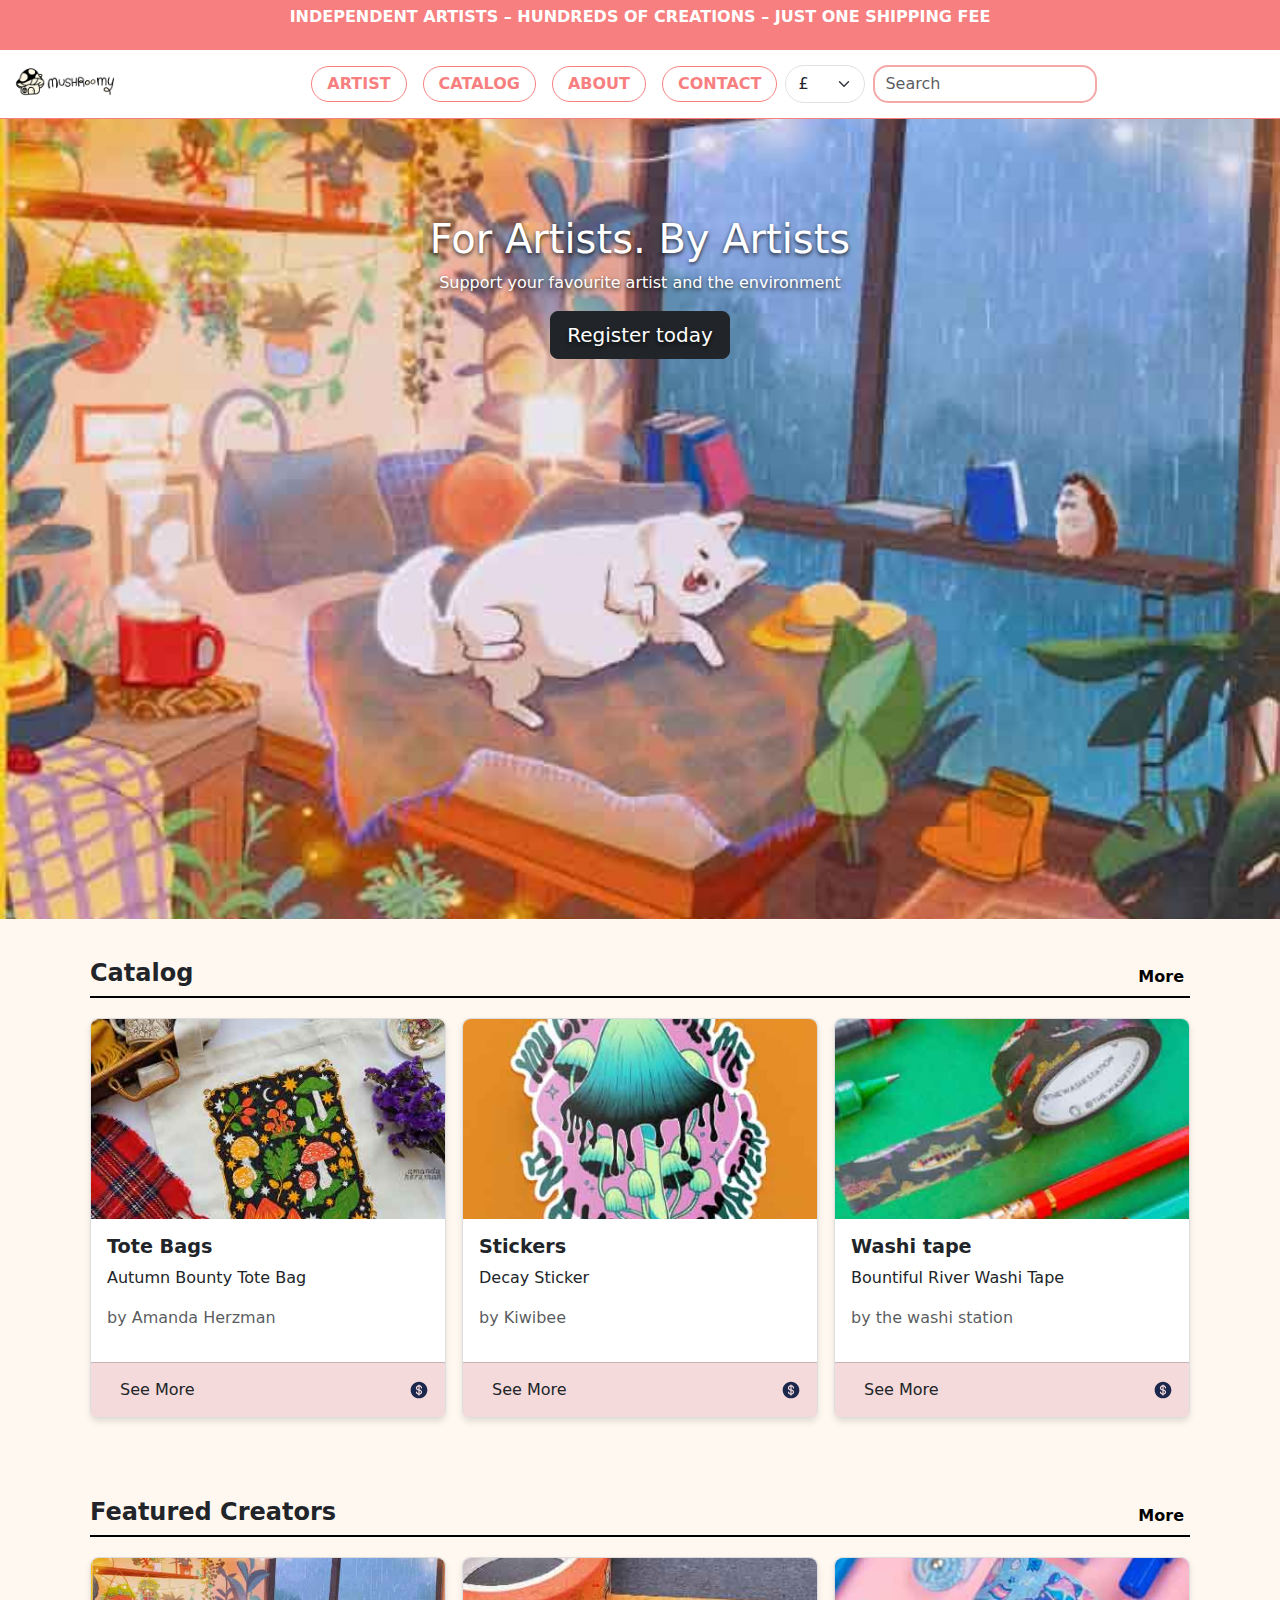
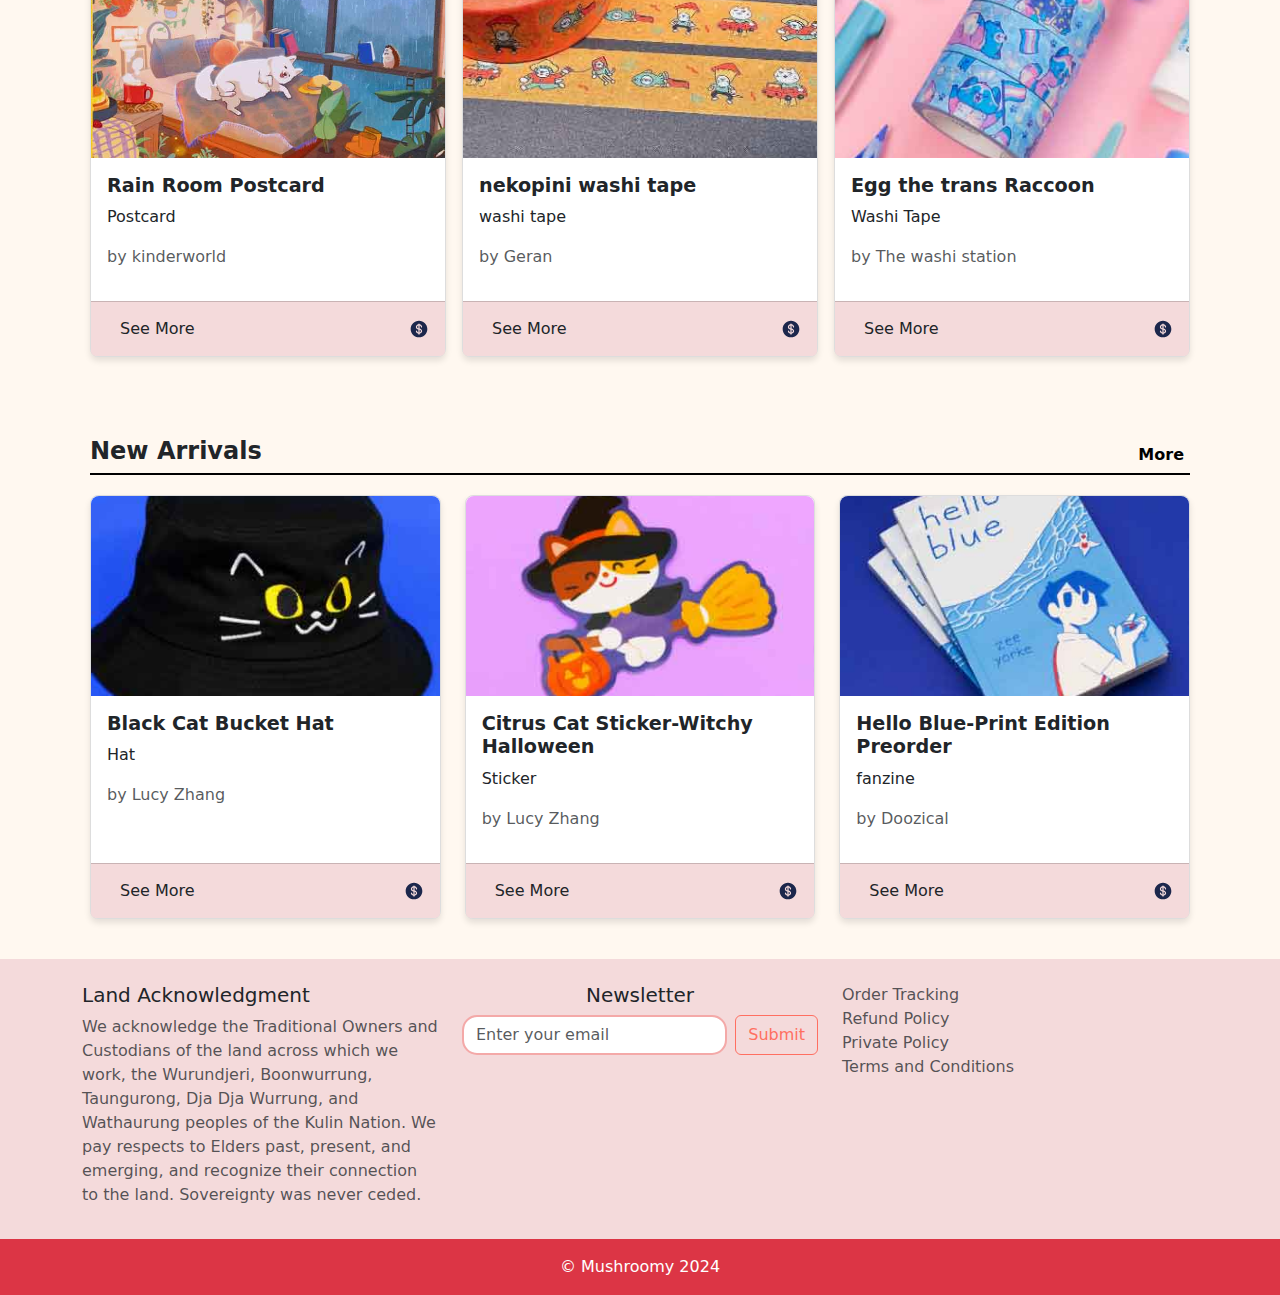
<file: index.html>
<!DOCTYPE html>
<html lang="en">

<head>
    <meta charset="UTF-8">
    <meta name="viewport" content="width=device-width, initial-scale=1.0">
    <title>Document</title>
    <link href="https://cdn.jsdelivr.net/npm/bootstrap@5.3.3/dist/css/bootstrap.min.css" rel="stylesheet" integrity="sha384-QWTKZyjpPEjISv5WaRU9OFeRpok6YctnYmDr5pNlyT2bRjXh0JMhjY6hW+ALEwIH" crossorigin="anonymous">
    <link rel="stylesheet" href="css/main.css">
    <link rel="icon" type="image/x-icon" href="images/favicon.ico">
    <link rel="stylesheet" href="https://cdnjs.cloudflare.com/ajax/libs/animate.css/4.1.1/animate.min.css" />
</head>

<body>
    <header>
        <!-- Banner -->
        <div class="banner">
            <p>INDEPENDENT ARTISTS – HUNDREDS OF CREATIONS – JUST ONE SHIPPING FEE</p>
        </div>

        <!-- Navbar -->
        <nav class="navbar navbar-expand-lg">
            <div class="container-fluid">
                <!-- Logo -->
                <a class="navbar-brand" href="../index.html">
                    <img src="Images/Logo.png" alt="Logo">
                </a>

                <!-- Navbar Toggler for Mobile -->
                <button class="navbar-toggler" type="button" data-bs-toggle="collapse" data-bs-target="#navbarNav" aria-controls="navbarNav" aria-expanded="false" aria-label="Toggle navigation">
                    <span class="navbar-toggler-icon"></span>
                </button>

                <!-- Navbar Content -->
                <div class="collapse navbar-collapse justify-content-center" id="navbarNav">
                    <!-- Left Side: Menu Buttons -->
                    <ul class="navbar-nav">
                        <li class="nav-item p-2">
                            <a href="#" class="btn">ARTIST</a>
                        </li>
                        <li class="nav-item p-2">
                            <a href="pages/catalog.html" class="btn">CATALOG</a>
                        </li>
                        <li class="nav-item p-2">
                            <a href="pages/about.html" class="btn">ABOUT</a>
                        </li>
                        <li class="nav-item p-2">
                            <a href="#" class="btn">CONTACT</a>
                        </li>
                    </ul>

                    <!-- Right Side: Search & Currency -->
                    <div class="d-flex align-items-center">
                        <select class="form-select me-2 rounded-pill" style="width: 80px;">
                            <option value="£">£</option>
                            <option value="$">$</option>
                            <option value="€">€</option>
                        </select>
                        <form class="d-flex align-items-right">
                            <input class="form-control me-2 search-bar" type="search" placeholder="Search" aria-label="Search">
                        </form>
                    </div>
                </div>
            </div>
        </nav>
    </header>

    <main>
        <!-- Hero Section -->
        <section id="hero">
            <div class="container-lg pt-5">
                <div class="row d-flex justify-content-center text-center pt-5">
                    <div class="col-lg-6">
                        <h1 class="animate__animated animate__fadeInLeft">For Artists. By Artists</h1>
                        <p class="animate__animated animate__bounce">Support your favourite artist and the environment</p>
                        <a href="" class="btn btn-dark btn-lg">Register today</a>
                    </div>
                </div>
            </div>
        </section>
        <section>
        <!-- Catalog Section -->
        <div class="container catalog-section">
            <div class="catalog-heading">
                <h2>Catalog</h2>
                <button>More <i class="bi bi-chevron-down"></i></button>
            </div>
            <div class="row g-3">
                <div class="col-md-4">
                    <div class="card">
                        <img src="Images/homepage-product-5.jpg" class="card-img-top" alt="Tote Bags">
                        <div class="card-body">
                            <h5 class="card-title">Tote Bags</h5>
                            <p class="card-text">Autumn Bounty Tote Bag</p>
                            <p class="text-muted">by Amanda Herzman</p>
                        </div>
                        <div class="card-footer d-flex justify-content-between align-items-center">
                            <a href="#" class="btn">See More</a>
                            <img src="Images/dollar-svgrepo-com.svg" alt="Dollar Icon" class="svg-icon">
                        </div>
                    </div>
                </div>
               
                <div class="col-md-4">
                  <div class="card">
                      <img src="Images/homepace-product-2.jpg" class="card-img-top" alt="Stickers">
                      <div class="card-body">
                          <h5 class="card-title">Stickers</h5>
                          <p class="card-text">Decay Sticker</p>
                          <p class="text-muted">by Kiwibee</p>
                      </div>
                      <div class="card-footer d-flex justify-content-between align-items-center">
                          
                          <a href="#" class="btn">See More</a>
                          <img src="Images/dollar-svgrepo-com.svg" alt="Dollar Icon" class="svg-icon">
                      </div>
                  </div>
              </div>
              <div class="col-md-4">
                <div class="card">
                    <img src="Images/homepage-product-1.jpg" class="card-img-top" alt="Stickers">
                    <div class="card-body">
                        <h5 class="card-title">Washi tape</h5>
                        <p class="card-text">Bountiful River Washi Tape</p>
                        <p class="text-muted">by the washi station </p>
                    </div>
                    <div class="card-footer d-flex justify-content-between align-items-center">
                        <a href="#" class="btn">See More</a>
                        <img src="Images/dollar-svgrepo-com.svg" alt="Dollar Icon" class="svg-icon">
                    </div>
                </div>
            </div>

          </section>
           <!-- Featured -->

      <section>
        <div class="container catalog-section">
          <div class="catalog-heading">
              <h2>Featured Creators</h2>
              <button>More <i class="bi bi-chevron-down"></i></button>
          </div>
          <div class="row g-3">
              <div class="col-md-4">
                  <div class="card">
                      <img src="Images/homepage-herobanner.jpg" class="card-img-top" alt="Tote Bags">
                      <div class="card-body">
                          <h5 class="card-title">Rain Room Postcard</h5>
                          <p class="card-text">Postcard</p>
                          <p class="text-muted">by kinderworld</p>
                      </div>
                      <div class="card-footer d-flex justify-content-between align-items-center">
                          <a href="#" class="btn">See More</a>
                          <img src="Images/dollar-svgrepo-com.svg" alt="Dollar Icon" class="svg-icon">
                      </div>
                  </div>
              </div>
              
              <div class="col-md-4">
                <div class="card">
                    <img src="Images/homepace-product-4.jpg" class="card-img-top" alt="Stickers">
                    <div class="card-body">
                        <h5 class="card-title">nekopini washi tape</h5>
                        <p class="card-text">washi tape</p>
                        <p class="text-muted">by Geran</p>
                    </div>
                    <div class="card-footer d-flex justify-content-between align-items-center">
                        <a href="#" class="btn">See More</a>
                        <img src="Images/dollar-svgrepo-com.svg" alt="Dollar Icon" class="svg-icon">
                    </div>
                </div>
            </div>
            <div class="col-md-4">
              <div class="card">
                  <img src="Images/homepace-product-3.jpg" class="card-img-top" alt="Stickers">
                  <div class="card-body">
                      <h5 class="card-title">Egg the trans Raccoon</h5>
                      <p class="card-text">Washi Tape</p>
                      <p class="text-muted">by The washi station</p>
                  </div>
                  <div class="card-footer d-flex justify-content-between align-items-center">
                      <a href="#" class="btn">See More</a>
                      <img src="Images/dollar-svgrepo-com.svg" alt="Dollar Icon" class="svg-icon">
                  </div>
              </div>
          </div>
        </section>
          <!-- new arrivals -->
      <section>
        <div class="container container catalog-section">
            <div class="catalog-heading">
                <h2>New Arrivals</h2>
                <button>More <i class="bi bi-chevron-down"></i></button>
            </div>
            <div class="row g-">
                <div class="col-md-4">
                    <div class="card">
                        <img src="Images/homepage-product-6.jpg" class="card-img-top" alt="Tote Bags">
                        <div class="card-body">
                            <h5 class="card-title">Black Cat Bucket Hat</h5>
                            <p class="card-text">Hat</p>
                            <p class="text-muted">by Lucy Zhang</p>
                        </div>
                        <div class="card-footer d-flex justify-content-between align-items-center">
                            <a href="#" class="btn">See More</a>
                            <img src="Images/dollar-svgrepo-com.svg" alt="Dollar Icon" class="svg-icon">
                        </div>
                    </div>
                </div>
                
                <div class="col-md-4">
                  <div class="card">
                      <img src="Images/homepage-product-7.jpg" class="card-img-top" alt="Stickers">
                      <div class="card-body">
                          <h5 class="card-title">Citrus Cat Sticker-Witchy Halloween</h5>
                          <p class="card-text">Sticker</p>
                          <p class="text-muted">by Lucy Zhang</p>
                      </div>
                      <div class="card-footer d-flex justify-content-between align-items-center">
                          <a href="#" class="btn">See More</a>
                          <img src="Images/dollar-svgrepo-com.svg" alt="Dollar Icon" class="svg-icon">
                      </div>
                  </div>
              </div>
              <div class="col-md-4">
                <div class="card">
                    <img src="Images/Product-6.jpg" class="card-img-top" alt="Stickers">
                    <div class="card-body">
                        <h5 class="card-title">Hello Blue-Print Edition Preorder</h5>
                        <p class="card-text">fanzine</p>
                        <p class="text-muted">by Doozical</p>
                    </div>
                    <div class="card-footer d-flex justify-content-between align-items-center">
                        <a href="#" class="btn">See More</a>
                        <img src="Images/dollar-svgrepo-com.svg" alt="Dollar Icon" class="svg-icon">
                    </div>
                </div>
            </div> 
          </section>    
            





















            </div>
        </div>

        <!-- Additional sections here (Featured Creators, New Arrivals) -->
    </main>

    <footer class="pt-4">
      <div class="container">
        <div class="row">
         
          <div class="col-md-4">
            <h5 class="text-dark">Land Acknowledgment</h5>
            <p class="text-muted">
              We acknowledge the Traditional Owners and Custodians of the land across which we work, the Wurundjeri, Boonwurrung, Taungurong, Dja Dja Wurrung, and Wathaurung peoples of the Kulin Nation. We pay respects to Elders past, present, and emerging, and recognize their connection to the land. Sovereignty was never ceded.
            </p>
          </div>
    
          
          <div class="col-md-4 text-center">
            <h5 class="text-dark">Newsletter</h5>
            <form class="d-flex justify-content-center mt-2">
              <input type="email" class="form-control w-75" placeholder="Enter your email" required>
              <button type="submit" class="btn btn-outline-danger ms-2">Submit</button>
            </form>
          </div>
    
          
          <div class="col-md-4">
           
            <ul class="list-unstyled">
              <li><a href="#" class="text-muted text-decoration-none">Order Tracking</a></li>
              <li><a href="#" class="text-muted text-decoration-none">Refund Policy</a></li>
              <li><a href="#" class="text-muted text-decoration-none">Private Policy</a></li>
              <li><a href="#" class="text-muted text-decoration-none">Terms and Conditions</a></li>
            </ul>
            <div class="mt-3">
              <a href="#" class="text-muted me-3"><i class="bi bi-twitter"></i></a>
              <a href="#" class="text-muted me-3"><i class="bi bi-facebook"></i></a>
              <a href="#" class="text-muted"><i class="bi bi-instagram"></i></a>
            </div>
          </div>
        </div>
      </div>
    
      
      <div class="bg-danger text-center py-3 mt-3">
        <span class="text-white">© Mushroomy 2024</span>
      </div>
    </footer>
    <script src="https://cdn.jsdelivr.net/npm/bootstrap@5.3.3/dist/js/bootstrap.bundle.min.js" integrity="sha384-YvpcrYf0tY3lHB60NNkmXc5s9fDVZLESaAA55NDzOxhy9GkcIdslK1eN7N6jIeHz" crossorigin="anonymous"></script>
</body>

</html>
</file>
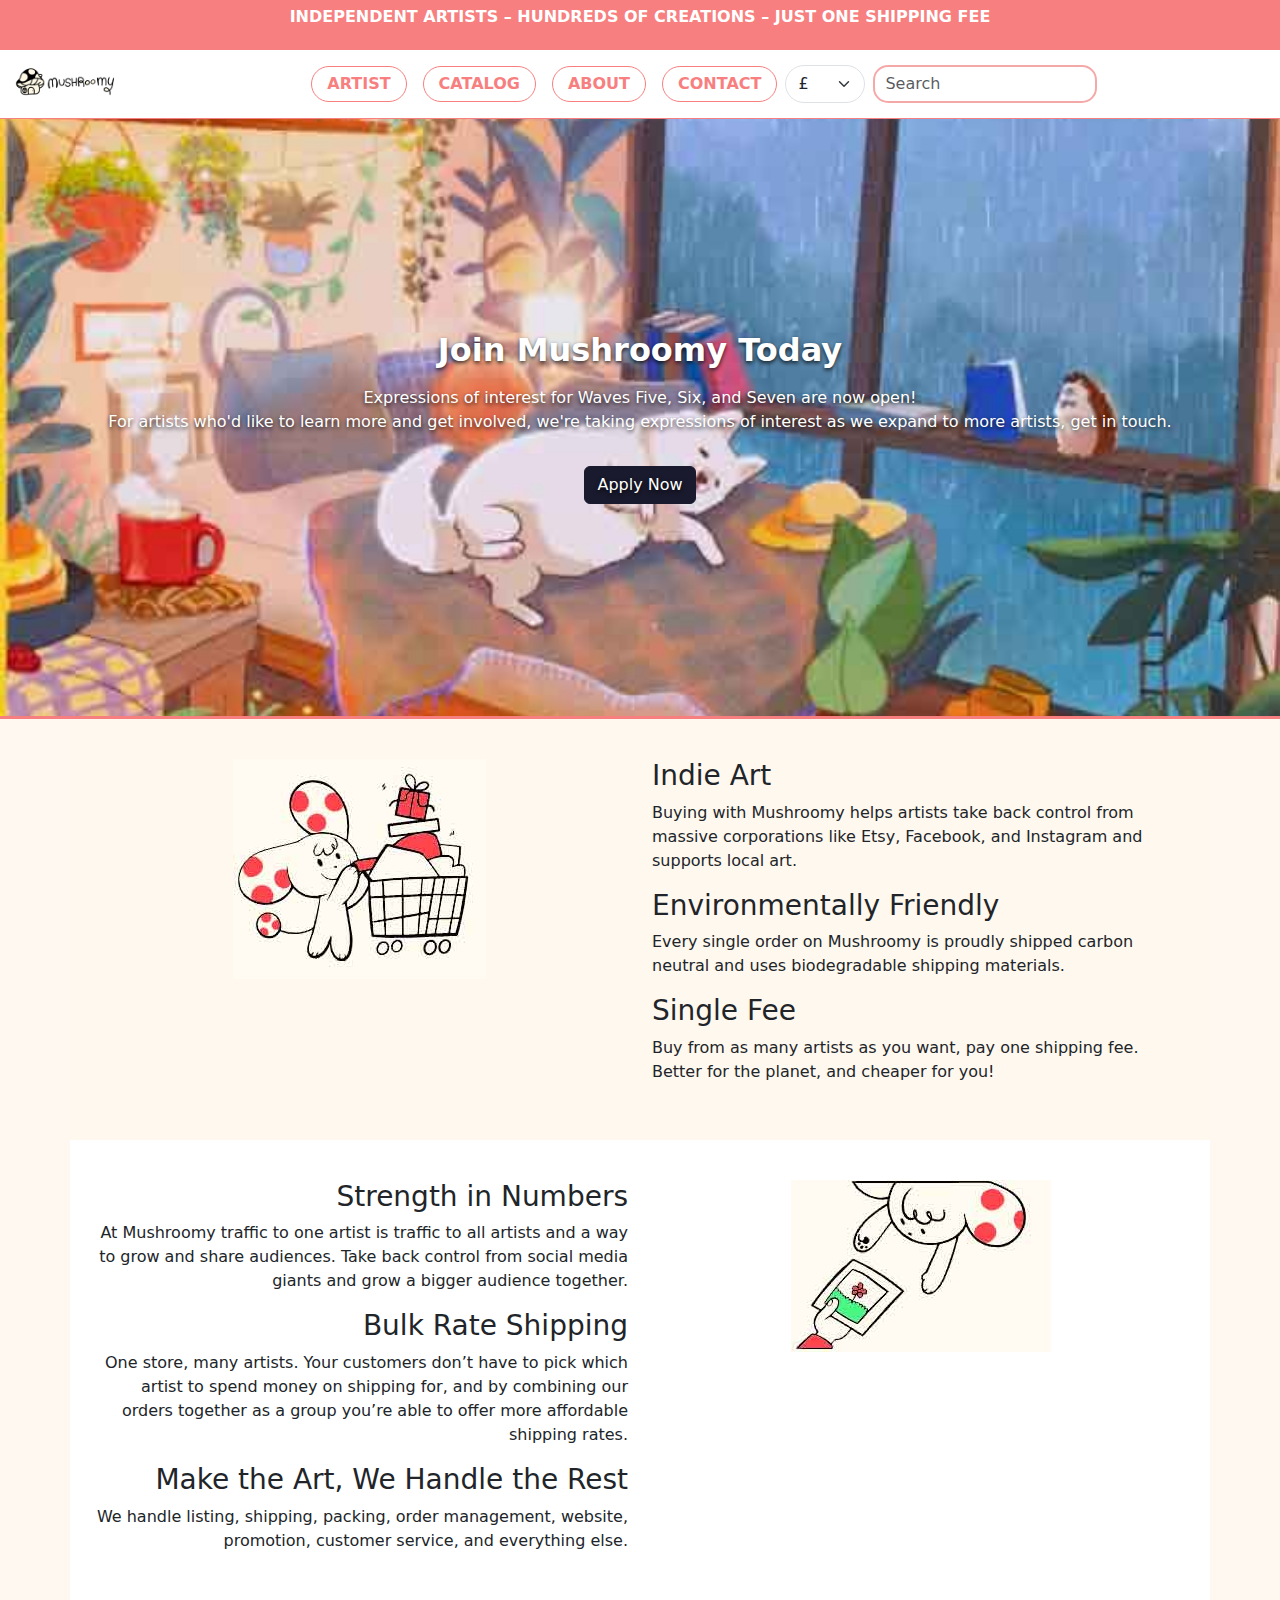
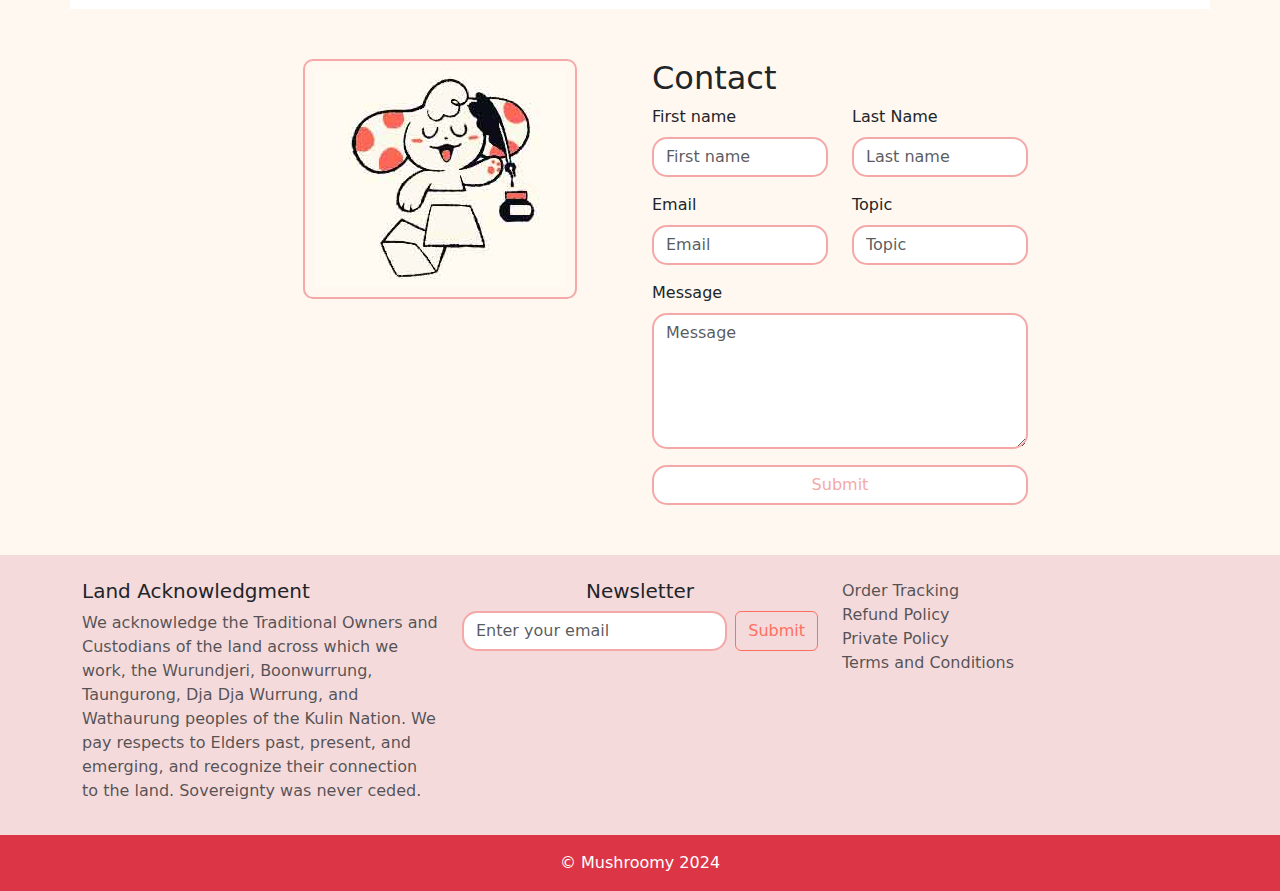
<file: pages/about.html>
<!DOCTYPE html>
<html lang="en">
<head>
  <meta charset="UTF-8">
  <meta name="viewport" content="width=device-width, initial-scale=1.0">
  <title>Document</title>
  <link href="https://cdn.jsdelivr.net/npm/bootstrap@5.3.3/dist/css/bootstrap.min.css" rel="stylesheet" integrity="sha384-QWTKZyjpPEjISv5WaRU9OFeRpok6YctnYmDr5pNlyT2bRjXh0JMhjY6hW+ALEwIH" crossorigin="anonymous">
        <link rel="stylesheet" href="../css/main.css">
        <link rel="icon" type="image/x-icon" href="../Images/favicon.ico">



  
</head>
  <body>
    <header>

      <div class="banner">
        <p>INDEPENDENT ARTISTS – HUNDREDS OF CREATIONS – JUST ONE SHIPPING FEE</p>
      </div>
      <nav class="navbar navbar-expand-lg">
        <div class="container-fluid">
          <!-- Logo -->
          <a class="navbar-brand" href="../index.html">
            <img src="../Images/Logo.png" alt="Logo">
            
          </a>
    
          <!-- Navbar Toggler for Mobile -->
          <button class="navbar-toggler" type="button" data-bs-toggle="collapse" data-bs-target="#navbarNav" aria-controls="navbarNav" aria-expanded="false" aria-label="Toggle navigation">
            <span class="navbar-toggler-icon"></span>
          </button>
    
          <!-- Navbar Content -->
          <div class="collapse navbar-collapse justify-content-center" id="navbarNav">
            <!-- Left Side: Menu Buttons -->
            <ul class="navbar-nav">
              <li class="nav-item p-2">
                <a href="#" class="btn">ARTIST</a>
              </li>
              <li class="nav-item p-2">
                <a href="../pages/catalog.html" class="btn">CATALOG</a>
              </li>
              <li class="nav-item p-2">
                <a href="pages/about.html" class="btn">ABOUT</a>
              </li>
              <li class="nav-item p-2">
                <a href="#" class="btn">CONTACT</a>
              </li>
            </ul>
            
            
          <div class="d-flex align-items-center">
            <!-- Currency Selector -->
            <select class="form-select me-2 rounded-pill" style="width: 80px;">
              <option value="£">£</option>
              <option value="$">$</option>
              <option value="€">€</option>
            </select>
    
    
    
    
    
            <form class="d-flex align-items-right">
              <input class="form-control me-2 search-bar" type="search" placeholder="Search" aria-label="Search">
              
            </form>
          </div>
        </div>
      </nav>
    </header>
    <main>
   <section class="bannerabout position-relative d-flex align-items-center text-center text-white py-5">
    <div class="container">
      <h2 class="fw-bold">Join Mushroomy Today</h2>
      <p class="mt-3">
        Expressions of interest for Waves Five, Six, and Seven are now open!<br>
        For artists who'd like to learn more and get involved, we're taking expressions of interest as we expand to more artists, get in touch.
      </p>
      <a href="#" class="btn btn-dark btn-md mt-3">Apply Now</a>
    </div>
   
  </section>
 
  <section>
    <div class="container text-center section">
      <div class="row">
          <div class="col-md-6">
              <img src="../Images/about-page-image-2.jpg" alt="Indie Art Image" class="img-fluid">
          </div>
          <div class="col-md-6 text-start">
              <h3>Indie Art</h3>
              <p>Buying with Mushroomy helps artists take back control from massive corporations like Etsy, Facebook, and Instagram and supports local art.</p>
              <h3>Environmentally Friendly</h3>
              <p>Every single order on Mushroomy is proudly shipped carbon neutral and uses biodegradable shipping materials.</p>
              <h3>Single Fee</h3>
              <p>Buy from as many artists as you want, pay one shipping fee. Better for the planet, and cheaper for you!</p>
          </div>
      </div>
   </div>
  </section>
  
  
  <section>
  <div class="container text-center section bg-white">
    <div class="row">
        <div class="col-md-6 order-md-2">
            <img src="../Images/about-page-image-1.jpg" alt="Strength in Numbers Image" class="img-fluid">
        </div>
        <div class="col-md-6 order-md-1 text-end">
            <h3>Strength in Numbers</h3>
            <p>At Mushroomy traffic to one artist is traffic to all artists and a way to grow and share audiences. Take back control from social media giants and grow a bigger audience together.</p>
            <h3>Bulk Rate Shipping</h3>
            <p>One store, many artists. Your customers don’t have to pick which artist to spend money on shipping for, and by combining our orders together as a group you’re able to offer more affordable shipping rates.</p>
            <h3>Make the Art, We Handle the Rest</h3>
            <p>We handle listing, shipping, packing, order management, website, promotion, customer service, and everything else.</p>
        </div>
    </div>
</div>
</section>
<div class="container contact-container">
  <div class="row">
      
      <div class="col-md-6 text-center">
          <img src="../Images/about-page-image-3.jpg" alt="Contact Image" class="contact-image">
      </div>
      <!-- Form Section -->
      <div class="col-md-6">
          <h2>Contact</h2>
          <form>
              <div class="row mb-3">
                  <div class="col">
                      <label for="firstName" class="form-label">First name</label>
                      <input type="text" class="form-control" id="firstName" placeholder="First name">
                  </div>
                  <div class="col">
                      <label for="lastName" class="form-label">Last Name</label>
                      <input type="text" class="form-control" id="lastName" placeholder="Last name">
                  </div>
              </div>
              <div class="row mb-3">
                  <div class="col">
                      <label for="email" class="form-label">Email</label>
                      <input type="email" class="form-control" id="email" placeholder="Email">
                  </div>
                  <div class="col">
                      <label for="topic" class="form-label">Topic</label>
                      <input type="text" class="form-control" id="topic" placeholder="Topic">
                  </div>
              </div>
              <div class="mb-3">
                  <label for="message" class="form-label">Message</label>
                  <textarea class="form-control" id="message" rows="5" placeholder="Message"></textarea>
              </div>
              <button type="submit" class="btn btn-secondary  w-100">Submit</button>
          </form>
      </div>
  </div>
</div>
  








    























    </main>


    <footer class="pt-4">
      <div class="container">
        <div class="row">
         
          <div class="col-md-4">
            <h5 class="text-dark">Land Acknowledgment</h5>
            <p class="text-muted">
              We acknowledge the Traditional Owners and Custodians of the land across which we work, the Wurundjeri, Boonwurrung, Taungurong, Dja Dja Wurrung, and Wathaurung peoples of the Kulin Nation. We pay respects to Elders past, present, and emerging, and recognize their connection to the land. Sovereignty was never ceded.
            </p>
          </div>
    
          
          <div class="col-md-4 text-center">
            <h5 class="text-dark">Newsletter</h5>
            <form class="d-flex justify-content-center mt-2">
              <input type="email" class="form-control w-75" placeholder="Enter your email" required>
              <button type="submit" class="btn btn-outline-danger ms-2">Submit</button>
            </form>
          </div>
    
          
          <div class="col-md-4">
           
            <ul class="list-unstyled">
              <li><a href="#" class="text-muted text-decoration-none">Order Tracking</a></li>
              <li><a href="#" class="text-muted text-decoration-none">Refund Policy</a></li>
              <li><a href="#" class="text-muted text-decoration-none">Private Policy</a></li>
              <li><a href="#" class="text-muted text-decoration-none">Terms and Conditions</a></li>
            </ul>
            <div class="mt-3">
              <a href="#" class="text-muted me-3"><i class="bi bi-twitter"></i></a>
              <a href="#" class="text-muted me-3"><i class="bi bi-facebook"></i></a>
              <a href="#" class="text-muted"><i class="bi bi-instagram"></i></a>
            </div>
          </div>
        </div>
      </div>
    
      
      <div class="bg-danger text-center py-3 mt-3">
        <span class="text-white">© Mushroomy 2024</span>
      </div>
    </footer>
    
    
    
    
    
    
    
    
    
    
    
    
    
    
    
    
    
    
    
    
    <script src="https://cdn.jsdelivr.net/npm/bootstrap@5.3.3/dist/js/bootstrap.bundle.min.js" integrity="sha384-YvpcrYf0tY3lHB60NNkmXc5s9fDVZLESaAA55NDzOxhy9GkcIdslK1eN7N6jIeHz" crossorigin="anonymous"></script>

  </body>
</html>
</file>
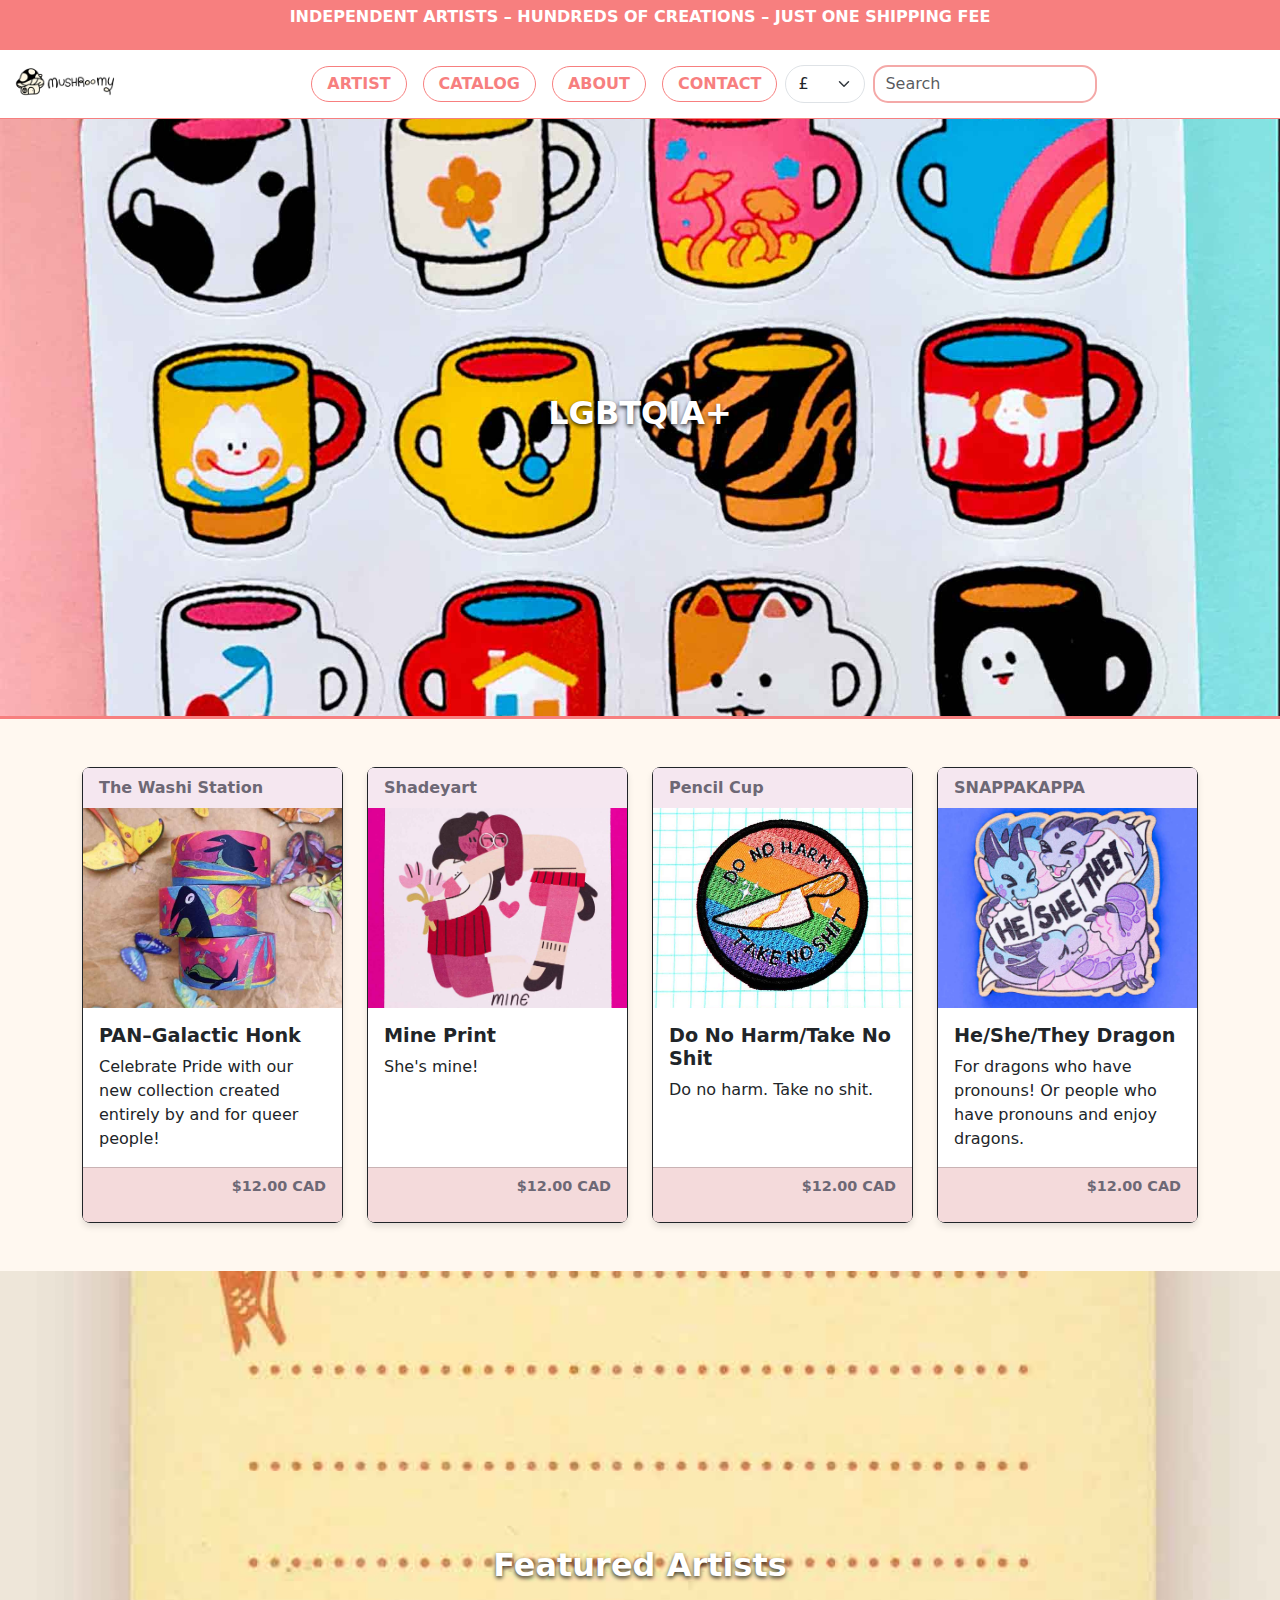
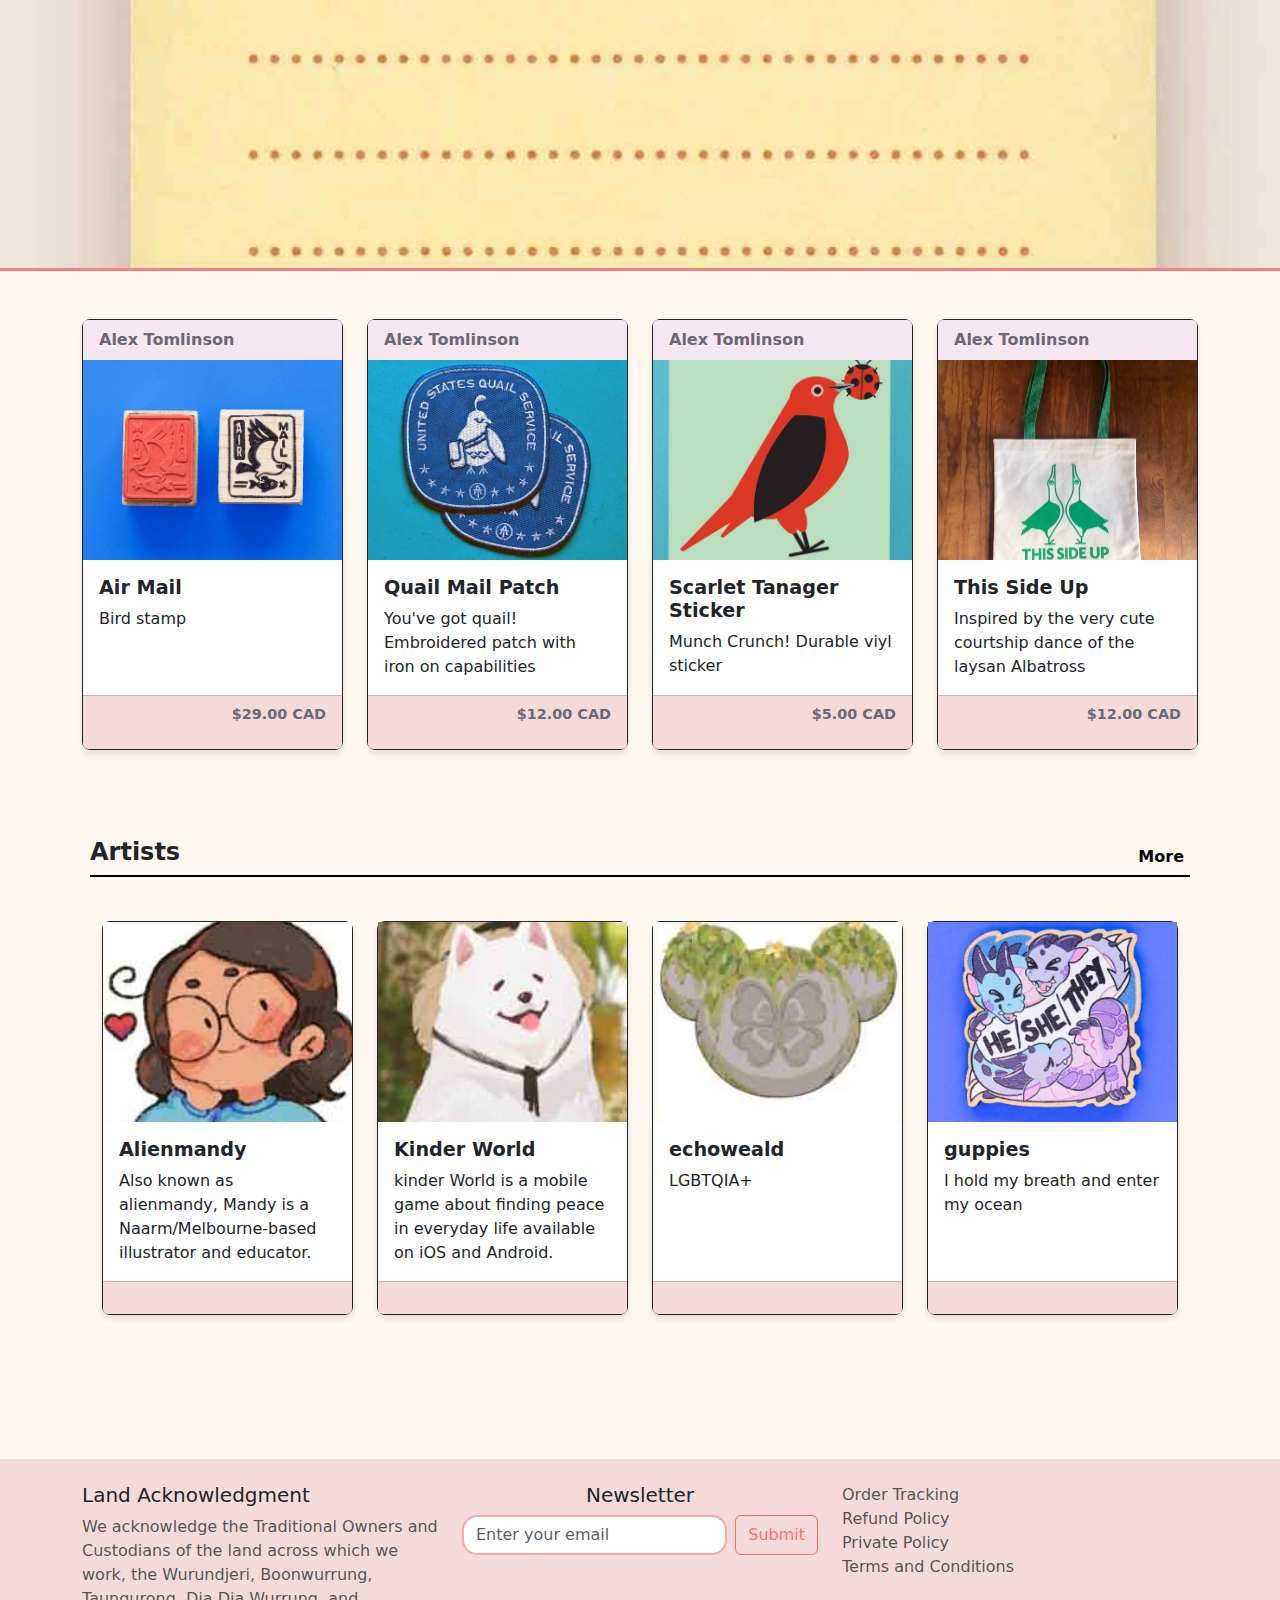
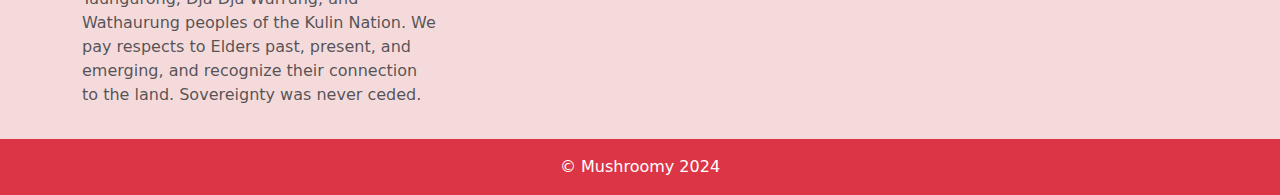
<file: pages/catalog.html>
<!DOCTYPE html>
<html lang="en">
    <head>
        <meta charset="UTF-8">
        <meta name="viewport" content="width=device-width, initial-scale=1.0">
        <title>Document</title>

        <link href="https://cdn.jsdelivr.net/npm/bootstrap@5.3.3/dist/css/bootstrap.min.css" rel="stylesheet" integrity="sha384-QWTKZyjpPEjISv5WaRU9OFeRpok6YctnYmDr5pNlyT2bRjXh0JMhjY6hW+ALEwIH" crossorigin="anonymous">
        <link rel="stylesheet" href="../css/main.css">
        <link rel="icon" type="image/x-icon" href="../Images/favicon.ico">



    </head> 
        <header>
          <div class="banner">
            <p>INDEPENDENT ARTISTS – HUNDREDS OF CREATIONS – JUST ONE SHIPPING FEE</p>
          </div>
          <nav class="navbar navbar-expand-lg">
            <div class="container-fluid">
              <!-- Logo -->
              <a class="navbar-brand" href="../index.html">
                <img src="../Images/Logo.png" alt="Logo">
                
              </a>
        
              <!-- Navbar Toggler for Mobile -->
              <button class="navbar-toggler" type="button" data-bs-toggle="collapse" data-bs-target="#navbarNav" aria-controls="navbarNav" aria-expanded="false" aria-label="Toggle navigation">
                <span class="navbar-toggler-icon"></span>
              </button>
        
              <!-- Navbar Content -->
              <div class="collapse navbar-collapse justify-content-center" id="navbarNav">
                <!-- Left Side: Menu Buttons -->
                <ul class="navbar-nav">
                  <li class="nav-item p-2">
                    <a href="#" class="btn">ARTIST</a>
                  </li>
                  <li class="nav-item p-2">
                    <a href="pages/catalog.html" class="btn">CATALOG</a>
                  </li>
                  <li class="nav-item p-2">
                    <a href="../pages/about.html" class="btn">ABOUT</a>
                  </li>
                  <li class="nav-item p-2">
                    <a href="#" class="btn">CONTACT</a>
                  </li>
                </ul>
                
                
              <div class="d-flex align-items-center">
                <!-- Currency Selector -->
                <select class="form-select me-2 rounded-pill" style="width: 80px;">
                  <option value="£">£</option>
                  <option value="$">$</option>
                  <option value="€">€</option>
                </select>
        
        
        
        
        
                <form class="d-flex align-items-right">
                  <input class="form-control me-2 search-bar" type="search" placeholder="Search" aria-label="Search">
                  
                </form>
              </div>
            </div>
          </nav>

        </header>
        

        <main>
          <body>
          <section class="bannercat position-relative d-flex align-items-center text-center text-white py-5">
            <div class="container">
              <h2 class="fw-bold">LGBTQIA+</h2>
              
              
            </div>
           
          </section>
          <div class="container-lg py-5 d-flex">
            <div class="row row-cols-1 row-cols-md-4 row-cols-lg-4 g-4">
              <!-- Card 1 -->
              <div class="col">
                <div class="card border border-dark">
                  <div class="card-header text-start">The Washi Station</div>
                  <img src="../Images/product-17.jpg" class="card-img-top rounded-0" alt="Washi Tape">
                  <div class="card-body text-center">
                    <h5 class="card-title text-start">PAN–Galactic Honk</h5>
                    <p class="card-text text-start">Celebrate Pride with our new collection created entirely by and for queer people!</p>
                    <!-- <p class="card-price text-end">$12.00 CAD</p> -->
                  </div>
                  <div class="card-footer d-flex justify-content-end">
                    <p class="card-price">$12.00 CAD</p>
                  </div>
                </div>
              </div>
          <!-- Card 2 -->
      <div class="col">
        <div class="card border border-dark">
          <div class="card-header text-start">Shadeyart</div>
          <img src="../Images/product-16.jpg" class="card-img-top rounded-0" alt="Mine Print">
          <div class="card-body text-center">
            <h5 class="card-title text-start">Mine Print</h5>
            <p class="card-text text-start">She's mine!</p>
            <!-- <p class="card-price text-end">$12.00 CAD</p> -->
          </div>
          <div class="card-footer d-flex justify-content-end">
            <p class="card-price">$12.00 CAD</p>
          </div>
        </div>
      </div>
      <!-- Card 3 -->
      <div class="col">
        <div class="card border border-dark">
          <div class="card-header text-start">Pencil Cup</div>
          <img src="../Images/product-20.jpg" class="card-img-top rounded-0" alt="Patch">
          <div class="card-body text-center">
            <h5 class="card-title text-start">Do No Harm/Take No Shit</h5>
            <p class="card-text text-start">Do no harm. Take no shit.</p>
            <!-- <p class="card-price text-end">$12.00 CAD</p> -->
          </div>
          <div class="card-footer d-flex justify-content-end">
            <p class="card-price">$12.00 CAD</p>
          </div>
        </div>
      </div>
      <!-- Card 4 -->
      <div class="col">
        <div class="card border border-dark">
          <div class="card-header text-start">SNAPPAKAPPA</div>
          <img src="../Images/product-19.jpg" class="card-img-top rounded-0" alt="Dragon Sticker">
          <div class="card-body text-center">
            <h5 class="card-title text-start">He/She/They Dragon</h5>
            <p class="card-text text-start">For dragons who have pronouns! Or people who have pronouns and enjoy dragons.</p>
            <!-- <p class="card-price text-end">$17.00 CAD</p> -->
          </div>
          <div class="card-footer d-flex justify-content-end">
            <p class="card-price">$12.00 CAD</p>
          </div>
        </div>
      </div>
    </div>
  </div>
        
  <section class="bannermiddle position-relative d-flex align-items-center text-center text-white py-5">
    <div class="container">
      <h2 class="fw-bold">Featured Artists</h2>
      
      
    </div>

  </section>
    <div class="container-lg py-5 d-flex">
      <div class="row row-cols-1 row-cols-md-4 row-cols-lg-4 g-4">
        <!-- Card 1 -->
        <div class="col">
          <div class="card border border-dark">
            <div class="card-header text-start">Alex Tomlinson</div>
            <img src="../Images/featured-artist-product-5.jpg" class="card-img-top rounded-0" alt="bird stamp">
            <div class="card-body text-center">
              <h5 class="card-title text-start">Air Mail</h5>
              <p class="card-text text-start">Bird stamp</p>
              <!-- <p class="card-price text-end">$12.00 CAD</p> -->
            </div>
            <div class="card-footer d-flex justify-content-end">
              <p class="card-price">$29.00 CAD</p>
            </div>
          </div>
        </div>
    <!-- Card 2 -->
<div class="col">
  <div class="card border border-dark">
    <div class="card-header text-start">Alex Tomlinson</div>
    <img src="../Images/featured-artist-product-4.jpg" class="card-img-top rounded-0" alt="Blue bird patch">
    <div class="card-body text-center">
      <h5 class="card-title text-start">Quail Mail Patch</h5>
      <p class="card-text text-start">You've got quail! Embroidered patch with iron on capabilities</p>
      <!-- <p class="card-price text-end">$12.00 CAD</p> -->
    </div>
    <div class="card-footer d-flex justify-content-end">
      <p class="card-price">$12.00 CAD</p>
    </div>
  </div>
</div>
<!-- Card 3 -->
<div class="col">
  <div class="card border border-dark">
    <div class="card-header text-start">Alex Tomlinson</div>
    <img src="../Images/featured-artist-product-3.jpg" class="card-img-top rounded-0" alt="red bird art print">
    <div class="card-body text-center">
      <h5 class="card-title text-start">Scarlet Tanager Sticker</h5>
      <p class="card-text text-start">Munch Crunch! Durable viyl sticker</p>
      <!-- <p class="card-price text-end">$12.00 CAD</p> -->
    </div>
    <div class="card-footer d-flex justify-content-end">
      <p class="card-price">$5.00 CAD</p>
    </div>
  </div>
</div>
<!-- Card 4 -->
<div class="col">
  <div class="card border border-dark">
    <div class="card-header text-start">Alex Tomlinson</div>
    <img src="../Images/featured-artist-product-2.jpg" class="card-img-top rounded-0" alt="Dragon Sticker">
    <div class="card-body text-center">
      <h5 class="card-title text-start">This Side Up</h5>
      <p class="card-text text-start">Inspired by the very cute courtship dance of the laysan Albatross</p>
      <!-- <p class="card-price text-end">$17.00 CAD</p> -->
    </div>
    <div class="card-footer d-flex justify-content-end">
      <p class="card-price">$12.00 CAD</p>
    </div>
  </div>
</div>
</div>
</div>
<div class="container catalog-section">
 
  <div class="catalog-heading">
    <h2>Artists</h2>
    <button>
      More 
    </button>
  </div>
  <div class="container-lg py-4">
    <div class="row row-cols-1 row-cols-md-4 row-cols-lg-4 g-4">
      <!-- Card 1 -->
      <div class="col">
        <div class="card border border-dark">
          
          <img src="../Images/artist-alienmandy.jpg" class="card-img-top rounded-0" alt="Washi Tape">
          <div class="card-body text-center">
            <h5 class="card-title text-start">Alienmandy</h5>
            <p class="card-text text-start">Also known as alienmandy, Mandy is a Naarm/Melbourne-based illustrator and educator.</p>
            <!-- <p class="card-price text-end">$12.00 CAD</p> -->
          </div>
          <div class="card-footer d-flex justify-content-end">
            <p class="card-price"></p>
          </div>
        </div>
      </div>
  <!-- Card 2 -->
  <div class="col">
    <div class="card border border-dark">
      <!-- <div class="card-header text-start">Shadeyart</div> -->
      <img src="../Images/artist-kinderworld.jpg" class="card-img-top rounded-0" alt="Mine Print">
      <div class="card-body text-center">
        <h5 class="card-title text-start">Kinder World</h5>
        <p class="card-text text-start">kinder World is a mobile game about finding peace in everyday life available on iOS and Android.</p>
        <!-- <p class="card-price text-end">$12.00 CAD</p> -->
      </div>
      <div class="card-footer d-flex justify-content-end">
        <p class="card-price"></p>
      </div>
    </div>
  </div>
  
  <!-- Card 3 -->
  <div class="col">
    <div class="card border border-dark">
      <img src="../Images/artist-echowheald.jpg" class="card-img-top rounded-0" alt="Patch">
      <div class="card-body text-center">
        <h5 class="card-title text-start">echoweald</h5>
        <p class="card-text text-start">LGBTQIA+ </p>
        <!-- <p class="card-price text-end">$12.00 CAD</p> -->
      </div>
      <div class="card-footer d-flex justify-content-end">
        <p class="card-price"></p>
      </div>
    </div>
  </div>
  
  <!-- Card 4 -->
  <div class="col">
    <div class="card border border-dark">
      <img src="../Images/product-19.jpg" class="card-img-top rounded-0" alt="Dragon Sticker">
      <div class="card-body text-center">
        <h5 class="card-title text-start">guppies</h5>
        <p class="card-text text-start">I hold my breath and enter my ocean</p>
        <!-- <p class="card-price text-end">$17.00 CAD</p> -->
      </div>
      <div class="card-footer d-flex justify-content-end">
        <p class="card-price"></p>
      </div>
    </div>
  </div>
  
  </div>
  </div>
  
  <div class="container catalog-section">
  
              
        </body>
      </main>     
       
    <footer class="pt-4">
      <div class="container">
        <div class="row">
         
          <div class="col-md-4">
            <h5 class="text-dark">Land Acknowledgment</h5>
            <p class="text-muted">
              We acknowledge the Traditional Owners and Custodians of the land across which we work, the Wurundjeri, Boonwurrung, Taungurong, Dja Dja Wurrung, and Wathaurung peoples of the Kulin Nation. We pay respects to Elders past, present, and emerging, and recognize their connection to the land. Sovereignty was never ceded.
            </p>
          </div>
    
          
          <div class="col-md-4 text-center">
            <h5 class="text-dark">Newsletter</h5>
            <form class="d-flex justify-content-center mt-2">
              <input type="email" class="form-control w-75" placeholder="Enter your email" required>
              <button type="submit" class="btn btn-outline-danger ms-2">Submit</button>
            </form>
          </div>
    
          
          <div class="col-md-4">
           
            <ul class="list-unstyled">
              <li><a href="#" class="text-muted text-decoration-none">Order Tracking</a></li>
              <li><a href="#" class="text-muted text-decoration-none">Refund Policy</a></li>
              <li><a href="#" class="text-muted text-decoration-none">Private Policy</a></li>
              <li><a href="#" class="text-muted text-decoration-none">Terms and Conditions</a></li>
            </ul>
            <div class="mt-3">
              <a href="#" class="text-muted me-3"><i class="bi bi-twitter"></i></a>
              <a href="#" class="text-muted me-3"><i class="bi bi-facebook"></i></a>
              <a href="#" class="text-muted"><i class="bi bi-instagram"></i></a>
            </div>
          </div>
        </div>
      </div>
    
      
      <div class="bg-danger text-center py-3 mt-3">
        <span class="text-white">© Mushroomy 2024</span>
      </div>
    </footer>
    
    


        
        <script src="https://cdn.jsdelivr.net/npm/bootstrap@5.3.3/dist/js/bootstrap.bundle.min.js" integrity="sha384-YvpcrYf0tY3lHB60NNkmXc5s9fDVZLESaAA55NDzOxhy9GkcIdslK1eN7N6jIeHz" crossorigin="anonymous"></script>
    </body>
</html>
</file>
<file: css/main.css>
#hero {
    height: 800px;
    background-color: #E4E6DB;
    background-image: url(../Images/homepage-herobanner.jpg);
    background-repeat: no-repeat;
    background-position: center;
    background-size: cover;
    color: #ffffff;
    text-shadow: 0 2px 4px rgba(0, 0, 0, 0.8);
  }

  #banner{
    height: 800px;
    background-color: #E4E6DB;
    background-image: url(../Images/banner-artist-page.jpg);
    background-repeat: no-repeat;
    background-position: center;
    background-size: cover;
  }
  .banner {
    background-color: #f77f7f; 
    color: white;
    font-weight: bold;
    padding: 5px 0;
    text-align: center;
  }


  /* Navbar Styling */
  .navbar {
    background-color: #fff;
    border-bottom: 1px solid #f77f7f; /* Coral border */
  }

  .navbar-brand img {
    height: 40px;
  }

  .nav-item .btn {
    border: 1px solid #f77f7f;
    color: #f77f7f;
    border-radius: 20px;
    padding: 5px 15px;
    font-weight: bold;
    text-transform: uppercase;
  }
  
  .nav-item .btn:hover {
    background-color: #f77f7f;
    color: white;
  }
  .currency-select {
    border: 1px solid #f77f7f;
    color: #f77f7f;
    font-weight: bold;
    text-align: center; /* Centers the content inside the dropdown */
    padding: 5px 10px; /* Adjust padding for a better appearance */
  }
  
  .currency-select:hover,
  .currency-select:focus {
    background-color: #f77f7f; /* Matches the hover style */
    color: #f77f7f; 
    outline: none; 
  }
  
  /* Align dropdown text */
  .currency-select option {
    text-align: center; 
  }
  
  /* Search Bar */
  .search-bar {
    border: 1px solid #f77f7f;
    border-radius: 20px;
    padding: 5px 10px;
  }
  
  /* Cart Icon */
  .cart-icon {
    font-size: 1.5rem;
    color: #f77f7f;
    margin-left: 10px;
  }
  
  .cart-icon:hover {
    color: #f55f5f; /* Slightly darker hover effect */
  }

  .catalog-section {
    padding: 40px 20px;
  }

  .catalog-heading {
    display: flex;
    justify-content: space-between;
    align-items: center;
    border-bottom: 2px solid #000; /* Thin underline for heading */
    margin-bottom: 20px;
  }

  .catalog-heading h2 {
    font-weight: bold;
    font-size: 1.5rem;
  }

  .catalog-heading button {
    background: none;
    border: none;
    color: #000;
    font-weight: bold;
    display: flex;
    align-items: center;
  }

  .catalog-heading button:hover {
    color: #007bff; 
    text-decoration: underline;
  }

  .card {
    border: 1px solid #ddd; /* Light border around cards */
    border-radius: 8px;
    transition: transform 0.2s;
  }

  .card:hover {
    transform: translateY(-5px); 
    box-shadow: 0 4px 8px rgba(0, 0, 0, 0.1);
  }

  .card img {
    border-top-left-radius: 8px;
    border-top-right-radius: 8px;
  }

  .card-footer {
    background-color:#F4DADB;
    display: flex;
    justify-content: space-between;
    align-items: center;
    font-size: 0.9rem;
  }

  .price-icon {
    font-size: 1.2rem;
    color: #000;
  }

  footer {
    background-color: #F4DADB; 
  }
  
  footer a:hover {
    color: #ff6f61;
  }
  
  footer .btn-outline-danger {
    border-color: #ff6f61;
    color: #ff6f61;
  }
  
  footer .btn-outline-danger:hover {
    background-color: #fffdfd;
    color: #ff6f61;
  }
  .bannerabout {
    background-image: url('../Images/homepage-herobanner.jpg'); /* Replace with the actual image URL */
    background-size: cover;
    background-position: center;
    height: 600px;
    color: #ffffff;
    text-shadow: 0 2px 4px rgba(0, 0, 0, 0.8);
    border-bottom: 3px solid #f77f7f; 
  }
  
  .bannerabout .btn-dark {
    background-color: #1a1a2e;
    border-color: #1a1a2e;
  }
  
  .bannerabout .btn-dark:hover {
    background-color: #000000;
    border-color: #000000;
  }

  .svg-icon {
    width: 20px; /* Adjust width */
    height: 20px; /* Maintain proportions */
    margin-left: auto; /* Push it to the far right */
  }
  .section {
      padding: 40px 20px;
      background-color: #fff8ef;
    }
    .section:nth-child(even) {
      background-color: #faf4e8;
    }
    .image-container {
      text-align: center;
    }
    .image-container img {
      max-width: 100%;
      height: auto;
    }
    .text-container {
      padding-top: 20px;
    }
    .text-container h3 {
      font-weight: bold;
    }
    .text-container p {
      margin-bottom: 10px;
    }
    .bannercat {
      background-image: url('../Images/banner-artist-page.jpg'); /* Replace with the actual image URL */
      background-size: cover;
      background-position: center;
      height: 600px;
      color: #ffffff;
      text-shadow: 0 2px 4px rgba(0, 0, 0, 0.8);
      border-bottom: 3px solid #f77f7f; 
    }
    
    




    .card-img-top {
      height: 200px; /* Set desired fixed height for images */
      object-fit: cover; /* Ensures the image scales and crops properly */
    }
    .card-header {
      background-color: #f5e7f0;
      color: #6d6875;
      font-weight: bold;
      text-align: center;
      border-bottom: none;
    }
    .card {
      height: 100%;
      
      box-shadow: 0 4px 6px rgba(0, 0, 0, 0.1);
    }
    .card-title {
      font-weight: bold;
      font-size: 1.2rem;
    }
    .card-price {
      font-weight: bold;
      color: #6d6875;
    }
    .bannermiddle {
      background-image: url('../Images/featured-artist-banner.jpg'); 
      background-size: cover;
      background-position: center;
      height: 600px;
      color: #ffffff;
      text-shadow: 0 2px 4px rgba(0, 0, 0, 0.8);
      border-bottom: 3px solid #f77f7f; 
    }
    body {
      background-color: #fff8f0;
  }
  .contact-container {
      margin: 50px auto;
      max-width: 800px;
      /* border: 2px solid #f4a9a8; */
      /* padding: 20px; */
      border-radius: 10px;
      background-color: #fff8f0;
  }
  .contact-image {
      max-width: 100%;
      border: 2px solid #f4a9a8;
      border-radius: 10px;
      padding: 10px;
  }
  .form-control,
  .btn-secondary {
      border: 2px solid #f4a9a8;
      border-radius: 15px;
  }
  .btn-secondary {
      background-color: #ffffff;
      color: #f4a9a8;
  }
</file>
